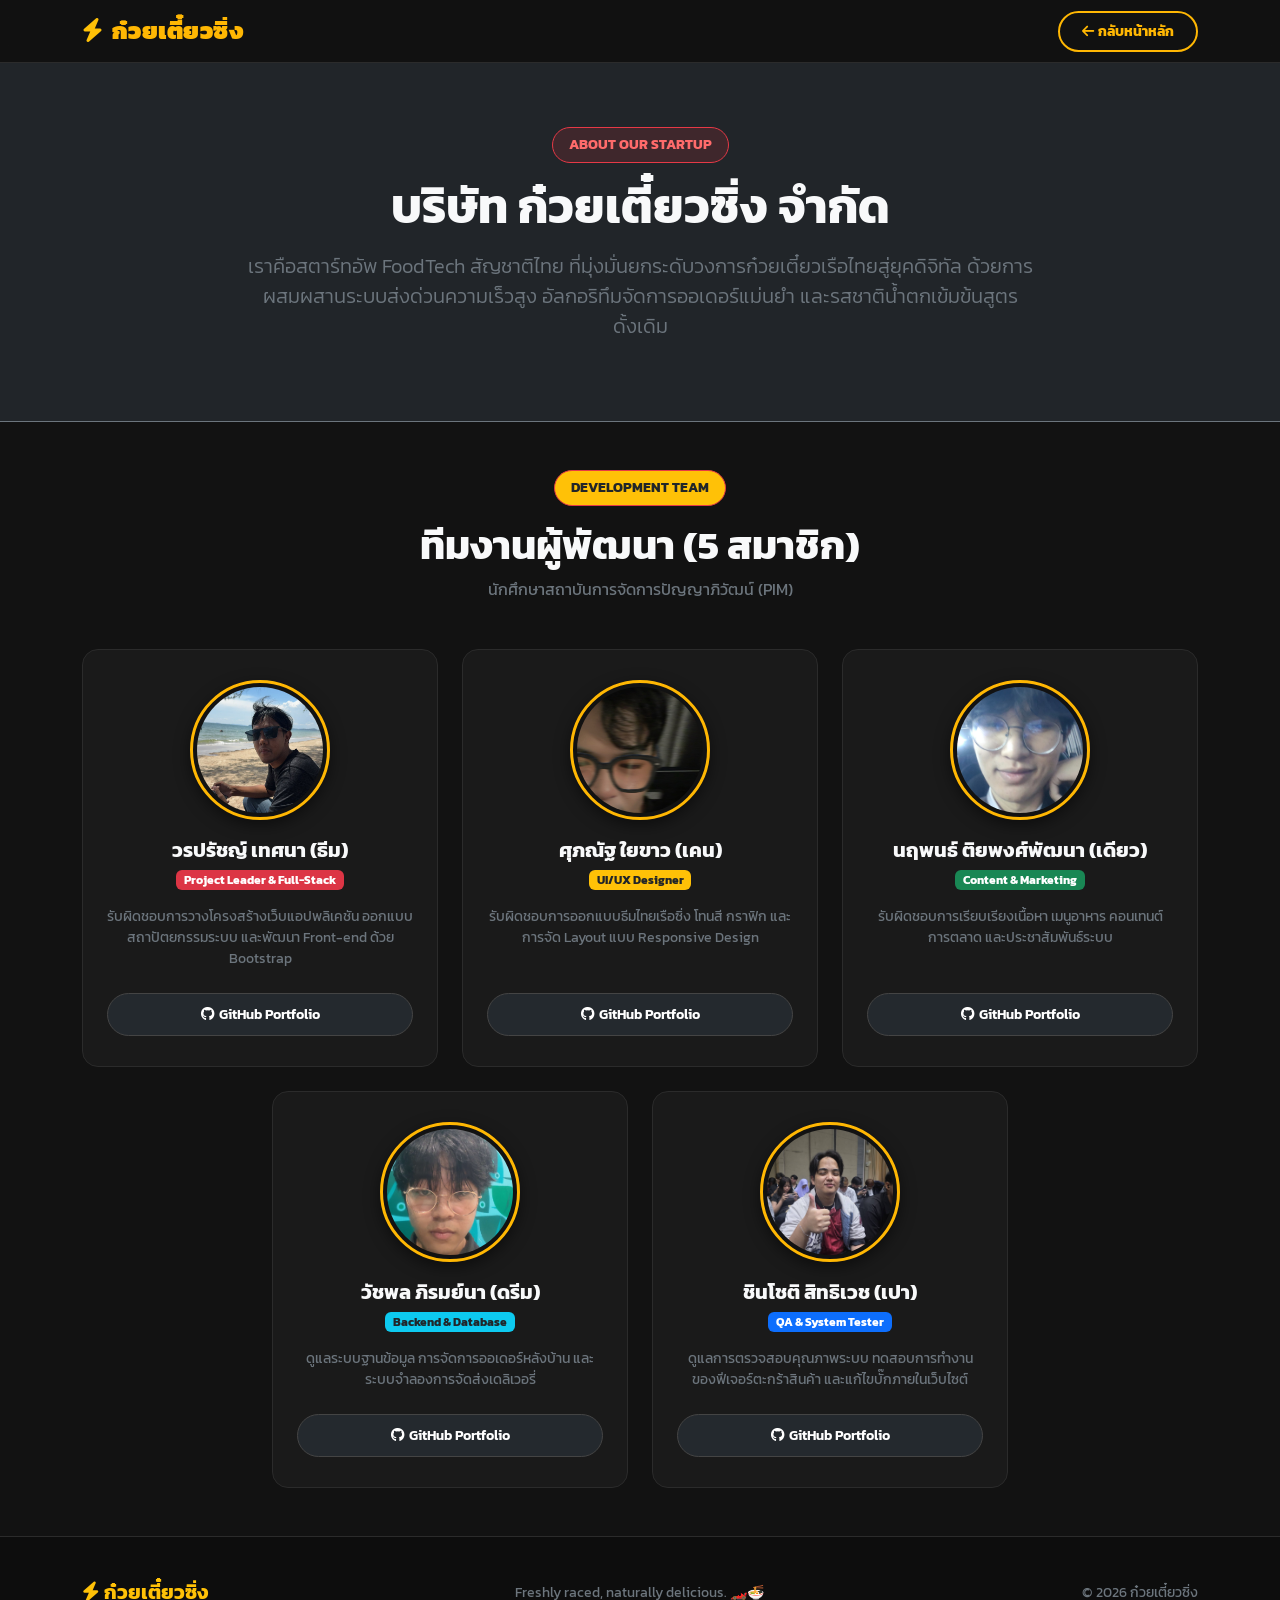
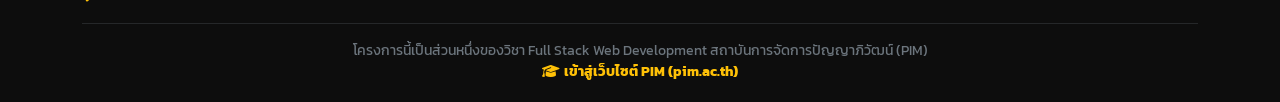
<file: about.html>
<!DOCTYPE html>
<html lang="th">
<head>
  <meta charset="UTF-8">
  <meta name="viewport" content="width=device-width, initial-scale=1.0">
  <title>เกี่ยวกับเรา & ทีมงานผู้พัฒนา - ก๋วยเตี๋ยวซิ่ง</title>
  
  <link href="https://cdn.jsdelivr.net/npm/bootstrap@5.3.2/dist/css/bootstrap.min.css" rel="stylesheet">
  <link href="https://fonts.googleapis.com/css2?family=Kanit:wght@300;400;600;700;800;900&display=swap" rel="stylesheet">
  <link rel="stylesheet" href="https://cdnjs.cloudflare.com/ajax/libs/font-awesome/6.4.0/css/all.min.css">
  <link href="https://unpkg.com/aos@2.3.1/dist/aos.css" rel="stylesheet">
  <link rel="stylesheet" href="styles.css">

  <style>
    /* ตั้งค่ากรอบการ์ดสมาชิกให้สวยงามเข้าธีม */
    .team-card {
      background-color: #1a1a1a;
      border: 1px solid #2b2b2b;
      border-radius: 1rem;
      padding: 30px 24px;
      text-align: center;
      display: flex;
      flex-direction: column;
      align-items: center;
      justify-content: space-between;
      transition: all 0.35s cubic-bezier(0.175, 0.885, 0.32, 1.275);
    }

    .team-card:hover {
      transform: translateY(-10px);
      border-color: #ffb703;
      box-shadow: 0 15px 30px rgba(255, 183, 3, 0.2);
    }

    /* ล็อกขนาดรูปสมาชิกให้เป็นวงกลมเท่ากันเป๊ะ ไม่ล้นจอ */
    .team-img {
      width: 140px;
      height: 140px;
      object-fit: cover;
      object-position: center;
      border-radius: 50%;
      border: 3px solid #ffb703;
      padding: 4px;
      background-color: #121212;
      margin-bottom: 18px;
      box-shadow: 0 5px 15px rgba(0, 0, 0, 0.5);
      transition: transform 0.3s ease, border-color 0.3s ease;
    }

    .team-card:hover .team-img {
      transform: scale(1.08);
      border-color: #e63946;
    }

    .btn-github {
      background-color: #24292e;
      color: white !important;
      font-weight: 600;
      border: 1px solid #444;
      border-radius: 25px;
      padding: 10px 16px;
      transition: all 0.3s ease;
      text-decoration: none;
      display: block;
    }

    .btn-github:hover {
      background-color: #2ea44f;
      border-color: #2ea44f;
      transform: translateY(-2px);
      box-shadow: 0 4px 15px rgba(46, 164, 79, 0.4);
      opacity: 0.95;
    }
  </style>
</head>
<body>

  <nav class="navbar navbar-expand-lg navbar-dark navbar-custom sticky-top">
    <div class="container">
      <a class="navbar-brand" href="index.html#home">
        <i class="fa-solid fa-bolt me-2 text-warning"></i>ก๋วยเตี๋ยวซิ่ง
      </a>
      <a href="index.html" class="btn btn-racing-outline btn-sm">
        <i class="fa-solid fa-arrow-left me-1"></i>กลับหน้าหลัก
      </a>
    </div>
  </nav>

  <section class="py-5 bg-dark border-bottom border-secondary">
    <div class="container text-center py-3" data-aos="fade-down">
      <span class="racing-badge">ABOUT OUR STARTUP</span>
      <h1 class="fw-bold mb-3 display-5">บริษัท ก๋วยเตี๋ยวซิ่ง จำกัด</h1>
      <p class="text-secondary lead mx-auto" style="max-width: 800px;">
        เราคือสตาร์ทอัพ FoodTech สัญชาติไทย ที่มุ่งมั่นยกระดับวงการก๋วยเตี๋ยวเรือไทยสู่ยุคดิจิทัล 
        ด้วยการผสมผสานระบบส่งด่วนความเร็วสูง อัลกอริทึมจัดการออเดอร์แม่นยำ และรสชาติน้ำตกเข้มข้นสูตรดั้งเดิม
      </p>
    </div>
  </section>

  <section class="py-5">
    <div class="container">
      <div class="text-center mb-5" data-aos="fade-up">
        <span class="racing-badge bg-warning text-dark">DEVELOPMENT TEAM</span>
        <h2 class="fw-bold fs-1">ทีมงานผู้พัฒนา (5 สมาชิก)</h2>
        <p class="text-secondary">นักศึกษาสถาบันการจัดการปัญญาภิวัฒน์ (PIM)</p>
      </div>

      <!-- จัด Responsive: Desktop 3 คอลัมน์ (col-lg-4), Tablet 2 คอลัมน์ (col-md-6), Mobile 1 คอลัมน์ (col-12) -->
      <div class="row g-4 justify-content-center">
        <!-- สมาชิกคนที่ 1 -->
        <div class="col-lg-4 col-md-6 col-12" data-aos="fade-up" data-aos-delay="100">
          <div class="team-card h-100">
            <div>
              <img src="images/member1.jpg" onerror="this.src='https://via.placeholder.com/150/E63946/FFFFFF?text=Team'" alt="วรปรัชญ์ เทศนา" class="team-img">
              <h3 class="h5 fw-bold text-light mb-1">วรปรัชญ์ เทศนา (ธีม)</h3>
              <span class="badge bg-danger mb-3">Project Leader & Full-Stack</span>
              <p class="text-secondary small mb-4">
                รับผิดชอบการวางโครงสร้างเว็บแอปพลิเคชัน ออกแบบสถาปัตยกรรมระบบ และพัฒนา Front-end ด้วย Bootstrap
              </p>
            </div>
            <a href="https://6840010929worapratthesana.github.io/resume/" target="_blank" class="btn btn-sm btn-github w-100">
              <i class="fa-brands fa-github me-1"></i>GitHub Portfolio
            </a>
          </div>
        </div>

        <!-- สมาชิกคนที่ 2 -->
        <div class="col-lg-4 col-md-6 col-12" data-aos="fade-up" data-aos-delay="200">
          <div class="team-card h-100">
            <div>
              <img src="images/member2.jpg" onerror="this.src='https://via.placeholder.com/150/FF5722/FFFFFF?text=Member+2'" alt="ศุภณัฐ ใยขาว" class="team-img">
              <h3 class="h5 fw-bold text-light mb-1">ศุภณัฐ ใยขาว (เคน)</h3>
              <span class="badge bg-warning text-dark mb-3">UI/UX Designer</span>
              <p class="text-secondary small mb-4">
                รับผิดชอบการออกแบบธีมไทยเรือซิ่ง โทนสี กราฟิก และการจัด Layout แบบ Responsive Design
              </p>
            </div>
            <a href="https://kenken2629-beep.github.io/Project/" target="_blank" class="btn btn-sm btn-github w-100">
              <i class="fa-brands fa-github me-1"></i>GitHub Portfolio
            </a>
          </div>
        </div>

        <!-- สมาชิกคนที่ 3 -->
        <div class="col-lg-4 col-md-6 col-12" data-aos="fade-up" data-aos-delay="300">
          <div class="team-card h-100">
            <div>
              <img src="images/member3.jpg" onerror="this.src='https://via.placeholder.com/150/FFB703/000000?text=Member+3'" alt="นฤพนธ์ ติยพงศ์พัฒนา" class="team-img">
              <h3 class="h5 fw-bold text-light mb-1">นฤพนธ์ ติยพงศ์พัฒนา (เดียว)</h3>
              <span class="badge bg-success mb-3">Content & Marketing</span>
              <p class="text-secondary small mb-4">
                รับผิดชอบการเรียบเรียงเนื้อหา เมนูอาหาร คอนเทนต์การตลาด และประชาสัมพันธ์ระบบ
              </p>
            </div>
            <a href="https://x4z0.github.io/Resume/" target="_blank" class="btn btn-sm btn-github w-100">
              <i class="fa-brands fa-github me-1"></i>GitHub Portfolio
            </a>
          </div>
        </div>

        <!-- สมาชิกคนที่ 4 -->
        <div class="col-lg-4 col-md-6 col-12" data-aos="fade-up" data-aos-delay="400">
          <div class="team-card h-100">
            <div>
              <img src="images/member4.jpg" onerror="this.src='https://via.placeholder.com/150/457B9D/FFFFFF?text=Member+4'" alt="วัชพล ภิรมย์นา" class="team-img">
              <h3 class="h5 fw-bold text-light mb-1">วัชพล ภิรมย์นา (ดรีม)</h3>
              <span class="badge bg-info text-dark mb-3">Backend & Database</span>
              <p class="text-secondary small mb-4">
                ดูแลระบบฐานข้อมูล การจัดการออเดอร์หลังบ้าน และระบบจำลองการจัดส่งเดลิเวอรี่
              </p>
            </div>
            <a href="https://dragonm221.github.io/My-Resume/" target="_blank" class="btn btn-sm btn-github w-100">
              <i class="fa-brands fa-github me-1"></i>GitHub Portfolio
            </a>
          </div>
        </div>

        <!-- สมาชิกคนที่ 5 -->
        <div class="col-lg-4 col-md-6 col-12" data-aos="fade-up" data-aos-delay="500">
          <div class="team-card h-100">
            <div>
              <img src="images/member5.jpg" onerror="this.src='https://via.placeholder.com/150/9B51E0/FFFFFF?text=Member+5'" alt="ชินโชติ สิทธิเวช" class="team-img">
              <h3 class="h5 fw-bold text-light mb-1">ชินโชติ สิทธิเวช (เปา)</h3>
              <span class="badge bg-primary mb-3">QA & System Tester</span>
              <p class="text-secondary small mb-4">
                ดูแลการตรวจสอบคุณภาพระบบ ทดสอบการทำงานของฟีเจอร์ตะกร้าสินค้า และแก้ไขบั๊กภายในเว็บไซต์
              </p>
            </div>
            <a href="https://chinachot12-afk.github.io/resume/" target="_blank" class="btn btn-sm btn-github w-100">
              <i class="fa-brands fa-github me-1"></i>GitHub Portfolio
            </a>
          </div>
        </div>
      </div>
    </div>
  </section>

  <footer>
    <div class="container">
      <div class="row align-items-center justify-content-between text-center text-md-start g-3">
        <div class="col-md-4">
          <a class="text-decoration-none fw-bold fs-5 text-warning" href="index.html">
            <i class="fa-solid fa-bolt me-1"></i>ก๋วยเตี๋ยวซิ่ง
          </a>
        </div>
        <div class="col-md-4 text-center text-secondary small">
          <p class="mb-0">Freshly raced, naturally delicious. 🏎️🍜</p>
        </div>
        <div class="col-md-4 text-md-end text-secondary small">
          <p class="mb-0">© 2026 ก๋วยเตี๋ยวซิ่ง</p>
        </div>
      </div>

      <hr class="border-secondary my-3 opacity-25">

      <div class="text-center text-secondary small">
        <p class="mb-0">
          โครงการนี้เป็นส่วนหนึ่งของวิชา Full Stack Web Development สถาบันการจัดการปัญญาภิวัฒน์ (PIM) <br>
          <a href="https://www.pim.ac.th" target="_blank" class="text-warning text-decoration-none fw-bold">
            <i class="fa-solid fa-graduation-cap me-1"></i>เข้าสู่เว็บไซต์ PIM (pim.ac.th)
          </a>
        </p>
      </div>
    </div>
  </footer>

  <script src="https://cdn.jsdelivr.net/npm/bootstrap@5.3.2/dist/js/bootstrap.bundle.min.js"></script>
  <script src="https://unpkg.com/aos@2.3.1/dist/aos.js"></script>
  <script>
    AOS.init({
      once: true,
      offset: 50,
      duration: 700
    });
  </script>
</body>
</html>
</file>
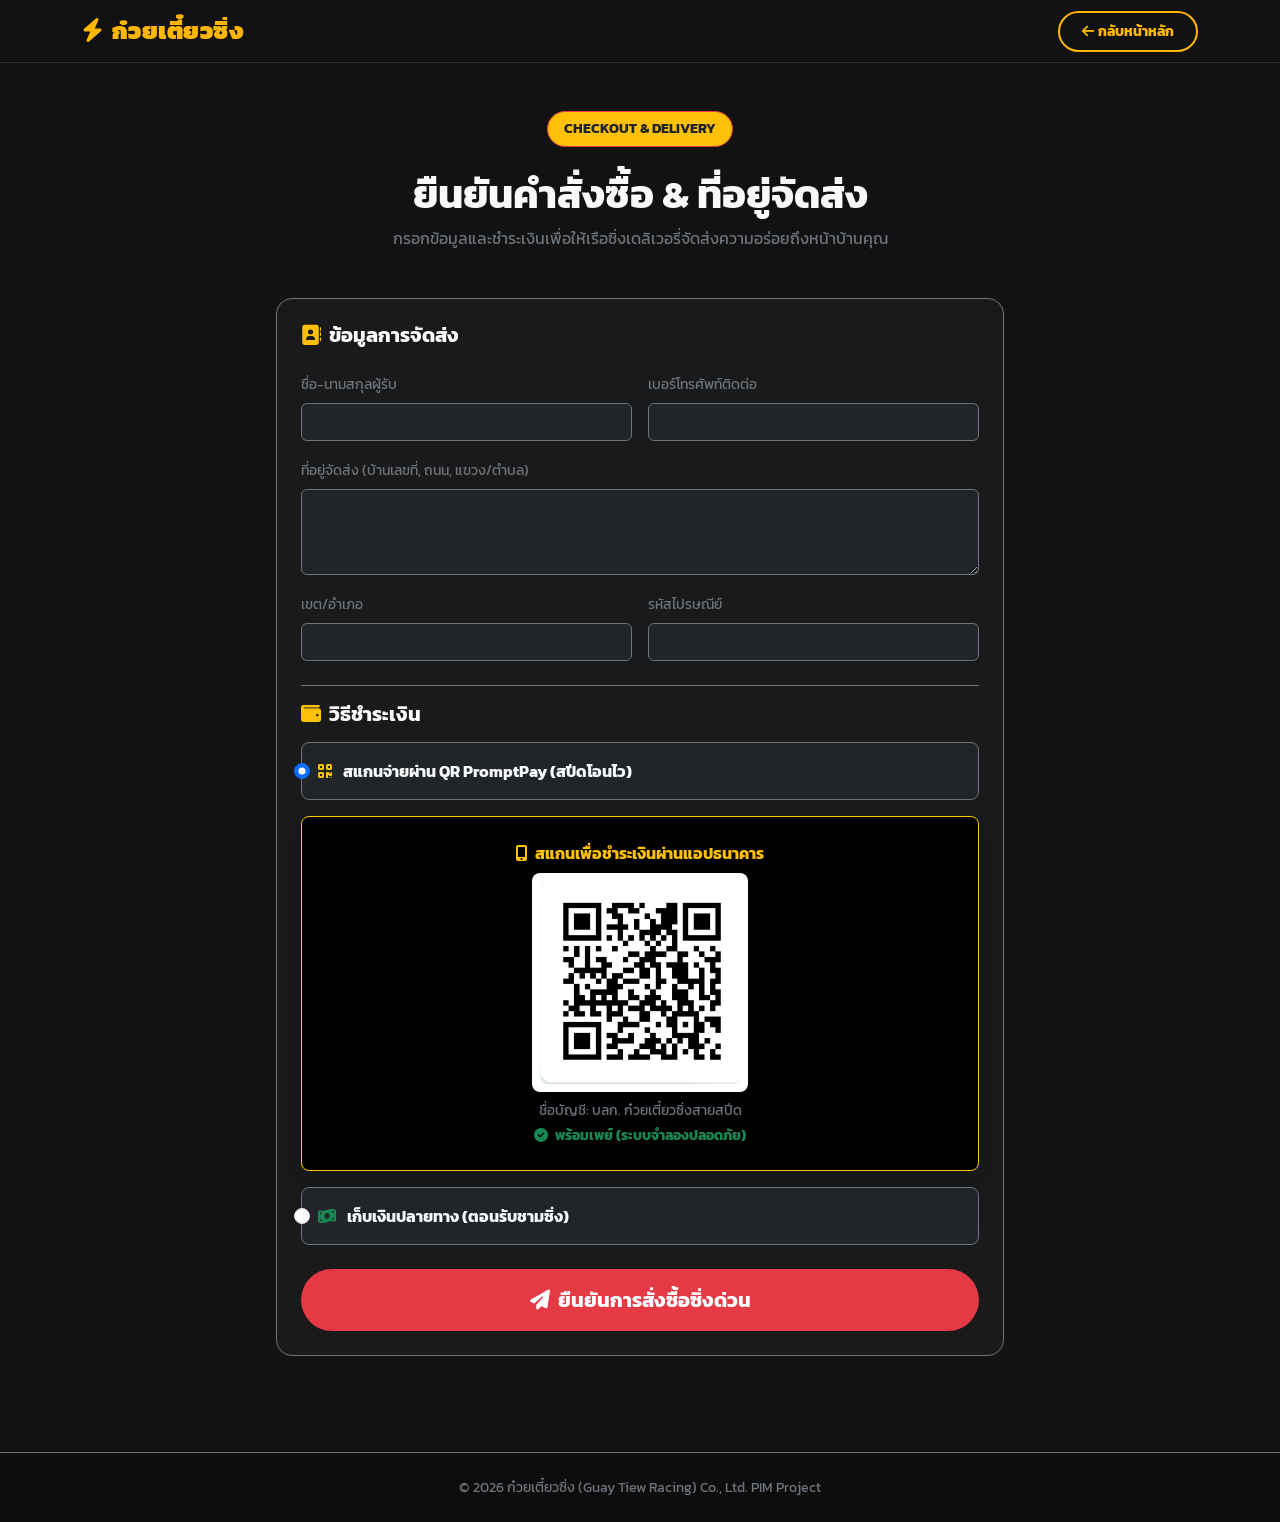
<file: checkout.html>
<!DOCTYPE html>
<html lang="th">
<head>
  <meta charset="UTF-8">
  <meta name="viewport" content="width=device-width, initial-scale=1.0">
  <title>ชำระเงินและที่อยู่จัดส่ง - ก๋วยเตี๋ยวซิ่ง</title>
  
  <link href="https://cdn.jsdelivr.net/npm/bootstrap@5.3.2/dist/css/bootstrap.min.css" rel="stylesheet">
  <link href="https://fonts.googleapis.com/css2?family=Kanit:wght@300;400;600;700;800;900&display=swap" rel="stylesheet">
  <link rel="stylesheet" href="https://cdnjs.cloudflare.com/ajax/libs/font-awesome/6.4.0/css/all.min.css">
  <link rel="stylesheet" href="styles.css">
</head>
<body>

  <!-- Navbar -->
  <nav class="navbar navbar-expand-lg navbar-dark navbar-custom sticky-top">
    <div class="container">
      <a class="navbar-brand" href="index.html#home">
        <i class="fa-solid fa-bolt me-2"></i>ก๋วยเตี๋ยวซิ่ง
      </a>
      <a href="index.html" class="btn btn-racing-outline btn-sm">
        <i class="fa-solid fa-arrow-left me-1"></i>กลับหน้าหลัก
      </a>
    </div>
  </nav>

  <!-- Checkout Section -->
  <section class="py-5">
    <div class="container">
      <div class="text-center mb-5">
        <span class="racing-badge bg-warning text-dark">CHECKOUT & DELIVERY</span>
        <h1 class="fw-bold fs-1 mt-2">ยืนยันคำสั่งซื้อ & ที่อยู่จัดส่ง</h1>
        <p class="text-secondary">กรอกข้อมูลและชำระเงินเพื่อให้เรือซิ่งเดลิเวอรี่จัดส่งความอร่อยถึงหน้าบ้านคุณ</p>
      </div>

      <div class="row g-5 justify-content-center">
        <div class="col-lg-8">
          <div class="menu-card p-4 rounded-4 border-secondary">
            <h3 class="h5 fw-bold text-light mb-4"><i class="fa-solid fa-address-book text-warning me-2"></i>ข้อมูลการจัดส่ง</h3>
            
            <form onsubmit="event.preventDefault(); alert('ชำระเงินและสั่งซื้อสำเร็จ! เรือซิ่งกำลังออกเดินทาง 🛵💨'); window.location.href='index.html';">
              <div class="row g-3 mb-4">
                <div class="col-md-6">
                  <label class="form-label text-secondary small">ชื่อ-นามสกุลผู้รับ</label>
                  <input type="text" class="form-control bg-dark text-light border-secondary" placeholder="เช่น สมชาย ใจดี" required>
                </div>
                <div class="col-md-6">
                  <label class="form-label text-secondary small">เบอร์โทรศัพท์ติดต่อ</label>
                  <input type="tel" class="form-control bg-dark text-light border-secondary" placeholder="089-123-4567" required>
                </div>
                <div class="col-12">
                  <label class="form-label text-secondary small">ที่อยู่จัดส่ง (บ้านเลขที่, ถนน, แขวง/ตำบล)</label>
                  <textarea class="form-control bg-dark text-light border-secondary" rows="3" placeholder="ระบุที่อยู่ให้ชัดเจนเพื่อให้เรือซิ่งส่งด่วนได้ทันเวลา" required></textarea>
                </div>
                <div class="col-md-6">
                  <label class="form-label text-secondary small">เขต/อำเภอ</label>
                  <input type="text" class="form-control bg-dark text-light border-secondary" placeholder="เช่น บางใหญ่" required>
                </div>
                <div class="col-md-6">
                  <label class="form-label text-secondary small">รหัสไปรษณีย์</label>
                  <input type="text" class="form-control bg-dark text-light border-secondary" placeholder="11140" required>
                </div>
              </div>

              <h3 class="h5 fw-bold text-light mb-3 pt-3 border-top border-secondary"><i class="fa-solid fa-wallet text-warning me-2"></i>วิธีชำระเงิน</h3>
              
              <div class="mb-4">
                <!-- ตัวเลือก QR PromptPay -->
                <div class="form-check mb-2 p-3 bg-dark border border-secondary rounded-3">
                  <input class="form-check-input" type="radio" name="paymentMethod" id="qrPromptPay" checked onclick="togglePayment(true)">
                  <label class="form-check-label text-light fw-bold w-100" for="qrPromptPay" style="cursor: pointer;">
                    <i class="fa-solid fa-qrcode text-warning me-2"></i> สแกนจ่ายผ่าน QR PromptPay (สปีดโอนไว)
                  </label>
                </div>

                <!-- กล่อง QR Code ที่จะซ่อน/โผล่ขึ้นมาอัตโนมัติ -->
                <div id="qrContainer" class="p-4 bg-black rounded-3 border border-warning text-center my-3 shadow-lg">
                  <p class="text-warning fw-bold mb-2"><i class="fa-solid fa-mobile-screen-button me-1"></i> สแกนเพื่อชำระเงินผ่านแอปธนาคาร</p>
                  <div class="p-2 d-inline-block bg-white rounded-3 shadow mb-2">
                    <!-- แทนที่ 'qr-code.jpg' ด้วยชื่อไฟล์รูป QR โคมมีมลิงที่คุณเซฟไว้ -->
                    <img src="qr-code.jpg" alt="QR Code ก๋วยเตี๋ยวซิ่ง" class="img-fluid rounded-3" style="max-width: 200px;">
                  </div>
                  <p class="text-secondary small mb-1">ชื่อบัญชี: บลก. ก๋วยเตี๋ยวซิ่งสายสปีด</p>
                  <p class="text-success small fw-bold mb-0"><i class="fa-solid fa-circle-check me-1"></i> พร้อมเพย์ (ระบบจำลองปลอดภัย)</p>
                </div>

                <!-- ตัวเลือกเก็บเงินปลายทาง -->
                <div class="form-check p-3 bg-dark border border-secondary rounded-3 mt-2">
                  <input class="form-check-input" type="radio" name="paymentMethod" id="cashOnDelivery" onclick="togglePayment(false)">
                  <label class="form-check-label text-light fw-bold w-100" for="cashOnDelivery" style="cursor: pointer;">
                    <i class="fa-solid fa-money-bill-wave text-success me-2"></i> เก็บเงินปลายทาง (ตอนรับชามซิ่ง)
                  </label>
                </div>
              </div>

              <button type="submit" class="btn btn-racing-primary w-100 py-3 fw-bold fs-5">
                <i class="fa-solid fa-paper-plane me-2"></i>ยืนยันการสั่งซื้อซิ่งด่วน
              </button>
            </form>
          </div>
        </div>
      </div>
    </div>
  </section>

  <!-- Footer -->
  <footer class="mt-5 py-4 border-top border-secondary">
    <div class="container text-center text-secondary small">
      <p class="mb-0">© 2026 ก๋วยเตี๋ยวซิ่ง (Guay Tiew Racing) Co., Ltd. PIM Project</p>
    </div>
  </footer>

  <!-- Script สำหรับควบคุมการแสดง/ซ่อน QR Code -->
  <script>
    function togglePayment(showQR) {
      const qrBox = document.getElementById('qrContainer');
      if (showQR) {
        qrBox.style.display = 'block'; // แสดงรูป QR
      } else {
        qrBox.style.display = 'none';  // ซ่อนรูป QR เมื่อเลือกเก็บเงินปลายทาง
      }
    }
  </script>

  <script src="https://cdn.jsdelivr.net/npm/bootstrap@5.3.2/dist/js/bootstrap.bundle.min.js"></script>
</body>
</html>
</file>
<file: styles.css>
html {
  scroll-behavior: smooth;
  scroll-padding-top: 80px; /* ป้องกัน Sticky Navbar บังหัวข้อเวลาคลิกเมนู */
}

body {
  font-family: 'Kanit', sans-serif;
  background-color: #121212;
  color: #f8f9fa;
  overflow-x: hidden;
}

.navbar-custom {
  background-color: rgba(18, 18, 18, 0.95);
  backdrop-filter: blur(10px);
  border-bottom: 1px solid #2b2b2b;
}

.navbar-brand {
  font-weight: 900;
  color: #ffb703 !important;
  font-size: 1.5rem;
  letter-spacing: 0.5px;
}

.nav-link {
  color: #e0e0e0 !important;
  font-weight: 500;
  transition: color 0.2s ease;
}

.nav-link:hover, .nav-link.active {
  color: #ffb703 !important;
}

.hero-section {
  padding: 80px 0;
  background: linear-gradient(135deg, #1a1a1a 0%, #121212 100%);
  border-bottom: 1px solid #2b2b2b;
}

.hero-title {
  font-weight: 900;
  font-size: 3.8rem;
  color: #ffffff;
  animation: neonBlink 1.5s infinite alternate ease-in-out;
}

@keyframes neonBlink {
  0% {
    color: #ffffff;
    text-shadow: 0 0 5px rgba(255, 255, 255, 0.5), 0 0 10px rgba(230, 57, 70, 0.6);
  }
  50% {
    color: #ffb703;
    text-shadow: 0 0 20px rgba(255, 183, 3, 0.9), 0 0 30px rgba(230, 57, 70, 1), 0 0 40px rgba(255, 87, 34, 0.9);
  }
  100% {
    color: #ffffff;
    text-shadow: 0 0 5px rgba(255, 255, 255, 0.5), 0 0 10px rgba(230, 57, 70, 0.6);
  }
}

.hero-subtitle {
  font-weight: 700;
  font-size: 1.5rem;
  color: #ffb703;
}

.racing-badge {
  display: inline-block;
  padding: 6px 16px;
  background: rgba(230, 57, 70, 0.15);
  border: 1px solid #e63946;
  color: #ff6b6b;
  font-weight: 700;
  border-radius: 50rem;
  font-size: 0.9rem;
  margin-bottom: 15px;
  animation: badgePulse 1.5s infinite alternate ease-in-out;
}

@keyframes badgePulse {
  0% {
    transform: scale(1);
    box-shadow: 0 0 5px rgba(230, 57, 70, 0.4);
    opacity: 0.9;
  }
  100% {
    transform: scale(1.04);
    box-shadow: 0 0 15px rgba(255, 87, 34, 0.8), 0 0 25px rgba(255, 183, 3, 0.5);
    opacity: 1;
  }
}

.btn-racing-primary {
  background-color: #e63946;
  color: #ffffff;
  font-weight: 700;
  border: none;
  border-radius: 50rem;
  padding: 10px 24px;
  position: relative;
  overflow: hidden;
  transition: all 0.3s ease;
}

.btn-racing-primary:hover {
  background-color: #d90429;
  color: #ffffff;
  transform: translateY(-2px);
  box-shadow: 0 5px 15px rgba(230, 57, 70, 0.4);
}

.btn-racing-primary:active {
  transform: scale(0.95);
}

.btn-racing-outline {
  background-color: transparent;
  color: #ffb703;
  font-weight: 700;
  border: 2px solid #ffb703;
  border-radius: 50rem;
  padding: 8px 22px;
  transition: all 0.3s ease;
}

.btn-racing-outline:hover {
  background-color: #ffb703;
  color: #121212;
  transform: translateY(-2px);
  box-shadow: 0 5px 15px rgba(255, 183, 3, 0.3);
}

.feature-card, .menu-card, .contact-card {
  background-color: #1a1a1a;
  border: 1px solid #2b2b2b;
  border-radius: 1rem;
  padding: 30px;
  height: 100%;
  transition: all 0.35s cubic-bezier(0.175, 0.885, 0.32, 1.275);
}

.feature-card:hover, .menu-card:hover {
  transform: translateY(-10px) scale(1.02);
  border-color: #ffb703 !important;
  box-shadow: 0 15px 30px rgba(255, 183, 3, 0.2);
}

.contact-card:hover {
  transform: translateX(6px);
  border-color: #ffb703;
  box-shadow: 0 8px 20px rgba(230, 57, 70, 0.25);
}

.feature-icon {
  font-size: 2.5rem;
  margin-bottom: 20px;
}

.feature-icon i {
  transition: transform 0.3s ease;
}

.feature-card:hover .feature-icon i {
  transform: scale(1.25) rotate(10deg);
}

/* อนิเมชั่นเรือซิ่งขยับโต้คลื่น */
@keyframes boatRacing {
  0%, 100% { transform: translateY(0px) rotate(0deg); }
  25% { transform: translateY(-6px) rotate(-1.5deg); }
  50% { transform: translateY(0px) rotate(0.5deg); }
  75% { transform: translateY(5px) rotate(1.5deg); }
}

.boat-svg-anim {
  animation: boatRacing 3.5s ease-in-out infinite;
}

/* อนิเมชั่นควันก๋วยเตี๋ยวลอยขึ้น */
@keyframes steamRise {
  0% { opacity: 0.3; transform: translateY(5px); }
  50% { opacity: 0.9; }
  100% { opacity: 0; transform: translateY(-12px); }
}

.steam-1 { animation: steamRise 2.2s infinite ease-in-out; }
.steam-2 { animation: steamRise 2.2s infinite ease-in-out 0.6s; }
.steam-3 { animation: steamRise 2.2s infinite ease-in-out 1.2s; }

/* แพ็กเกจขายดีเรืองแสง */
@keyframes pulseBestSeller {
  0% { box-shadow: 0 0 0 0 rgba(255, 183, 3, 0.5); }
  70% { box-shadow: 0 0 0 14px rgba(255, 183, 3, 0); }
  100% { box-shadow: 0 0 0 0 rgba(255, 183, 3, 0); }
}

.bestseller-glow {
  animation: pulseBestSeller 2.5s infinite;
}

/* อนิเมชั่นตะกร้าสั่นเวลากดเพิ่มของ */
@keyframes cartShake {
  0%, 100% { transform: scale(1) rotate(0); }
  25% { transform: scale(1.15) rotate(-8deg); }
  50% { transform: scale(1.15) rotate(8deg); }
  75% { transform: scale(1.1) rotate(-4deg); }
}

.cart-shake {
  animation: cartShake 0.45s ease-in-out;
}

footer {
  background-color: #0d0d0d;
  border-top: 1px solid #2b2b2b;
  padding: 40px 0 20px 0;
}

/* Responsive ปรับขนาดสำหรับหน้าจอคอมพิวเตอร์และมือถือ */
@media (min-width: 992px) {
  .col-lg-2-4 {
    flex: 0 0 auto;
    width: 20%;
  }
}

@media (max-width: 768px) {
  .hero-section {
    padding: 50px 0;
  }
  .hero-title {
    font-size: 2.5rem;
  }
  .hero-subtitle {
    font-size: 1.2rem;
  }
}
</file>
